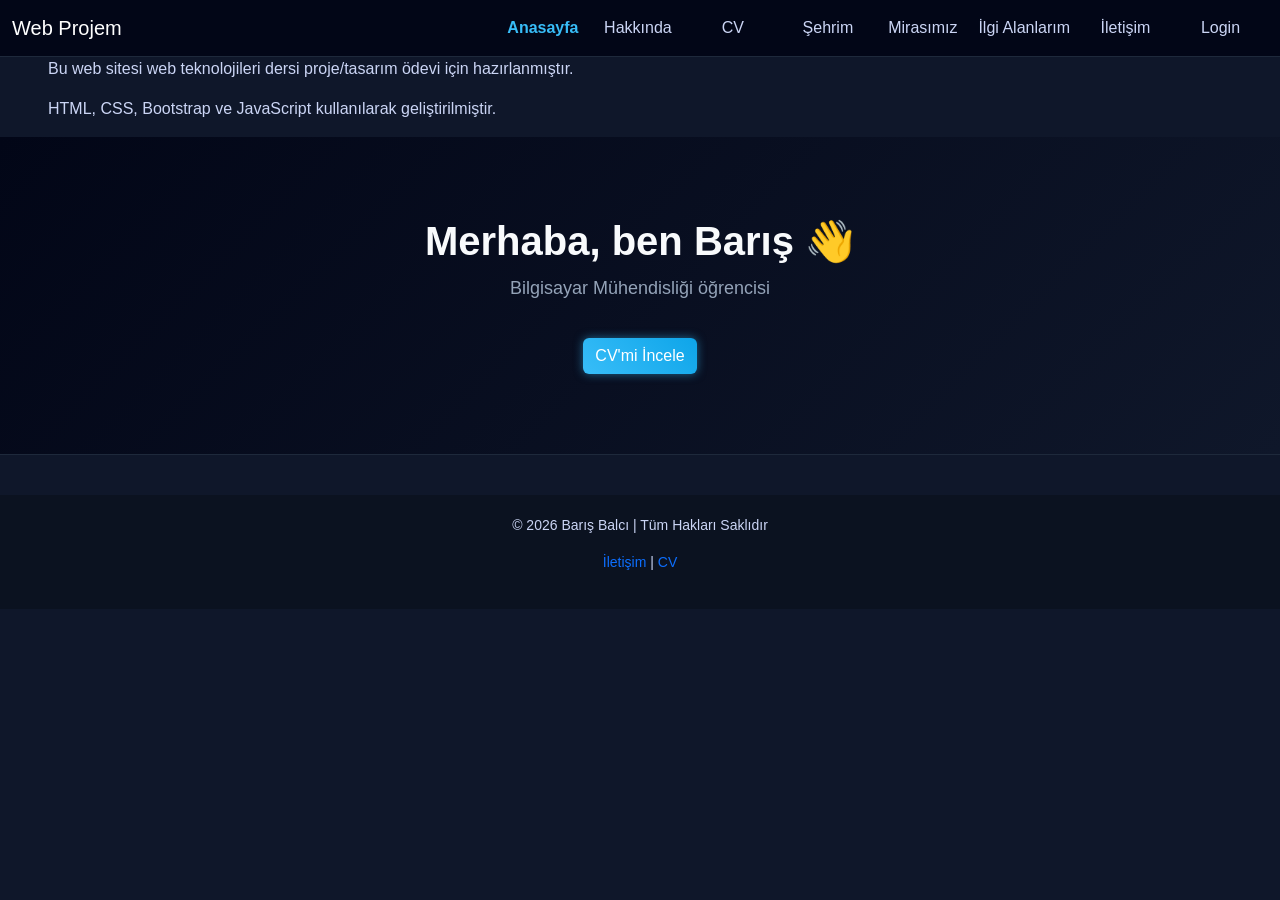
<file: index.html>
<!DOCTYPE html>
<html lang="tr">
<head>
    <meta charset="UTF-8">
    <title>Anasayfa</title>

    <link href="https://cdn.jsdelivr.net/npm/bootstrap@5.3.3/dist/css/bootstrap.min.css" rel="stylesheet">
    <link rel="stylesheet" href="css/style.css">
</head>

<body>

<!-- NAVBAR -->
<nav class="navbar navbar-expand-lg navbar-dark bg-dark">
  <div class="container-fluid">

    <a class="navbar-brand" href="index.html">Web Projem</a>

    <button class="navbar-toggler" type="button" data-bs-toggle="collapse" data-bs-target="#menu">
      <span class="navbar-toggler-icon"></span>
    </button>

    <div class="collapse navbar-collapse" id="menu">

      <ul class="navbar-nav ms-auto">

        <li class="nav-item"><a class="nav-link active" href="index.html">Anasayfa</a></li>
        <li class="nav-item"><a class="nav-link" href="hakkinda.html">Hakkında</a></li>
        <li class="nav-item"><a class="nav-link" href="cv.html">CV</a></li>
        <li class="nav-item"><a class="nav-link" href="sehrim.html">Şehrim</a></li>
        <li class="nav-item"><a class="nav-link" href="mirasimiz.html">Mirasımız</a></li>
        <li class="nav-item"><a class="nav-link" href="ilgi.html">İlgi Alanlarım</a></li>
        <li class="nav-item"><a class="nav-link" href="iletisim.html">İletişim</a></li>
        <li class="nav-item"><a class="nav-link" href="login.html">Login</a></li>

      </ul>

    </div>
  </div>
</nav>

<!-- CONTENT -->
<div class="container-fluid px-5">
  
    <div class="hero-card">

        <p>
            Bu web sitesi web teknolojileri dersi proje/tasarım ödevi için hazırlanmıştır.
        </p>

        <p>
            HTML, CSS, Bootstrap ve JavaScript kullanılarak geliştirilmiştir.
        </p>

    </div>

</div>

<div class="hero">
    <h1>Merhaba, ben Barış 👋</h1>
    <p>Bilgisayar Mühendisliği öğrencisi</p>
    <a href="cv.html" class="btn btn-primary">CV'mi İncele</a>
</div>

<!-- FOOTER -->
<footer class="footer">
    <div class="container">
        <p>© 2026 Barış Balcı | Tüm Hakları Saklıdır</p>
        <p>
            <a href="iletisim.html">İletişim</a> |
            <a href="cv.html">CV</a>
        </p>
    </div>
</footer>

<script src="https://cdn.jsdelivr.net/npm/bootstrap@5.3.3/dist/js/bootstrap.bundle.min.js"></script>

</body>
</html>
</file>
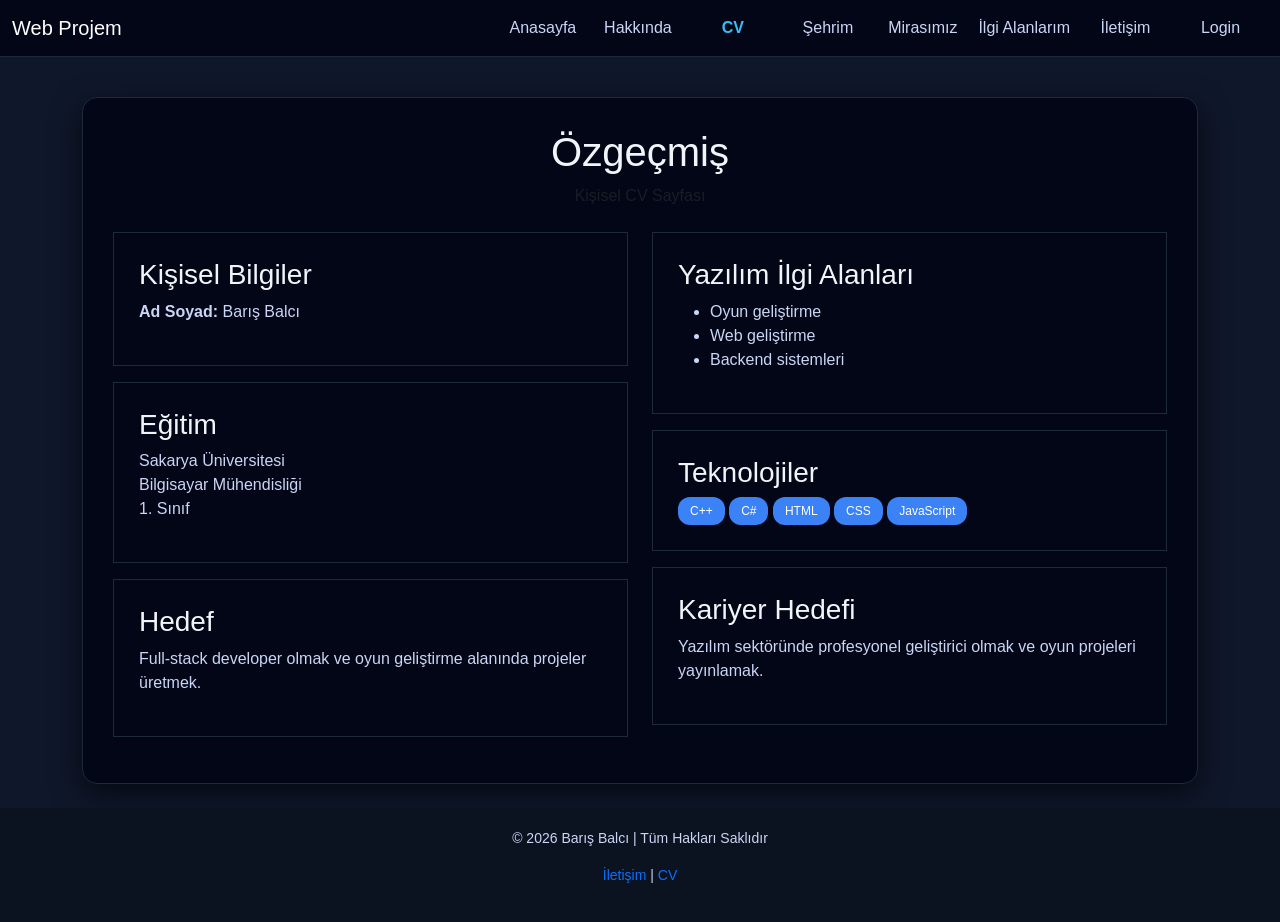
<file: cv.html>
<!DOCTYPE html>
<html lang="tr">

<head>
    <meta charset="UTF-8">
    <title>CV</title>

    <link href="https://cdn.jsdelivr.net/npm/bootstrap@5.3.3/dist/css/bootstrap.min.css" rel="stylesheet">
    <link rel="stylesheet" href="css/style.css">
</head>

<body>

    <!-- NAVBAR -->
    <nav class="navbar navbar-expand-lg navbar-dark bg-dark">
        <div class="container-fluid">

            <a class="navbar-brand" href="index.html">Web Projem</a>

            <button class="navbar-toggler" type="button" data-bs-toggle="collapse" data-bs-target="#menu">
                <span class="navbar-toggler-icon"></span>
            </button>

            <div class="collapse navbar-collapse" id="menu">

                <ul class="navbar-nav ms-auto">

                    <li class="nav-item"><a class="nav-link" href="index.html">Anasayfa</a></li>
                    <li class="nav-item"><a class="nav-link" href="hakkinda.html">Hakkında</a></li>
                    <li class="nav-item"><a class="nav-link active" href="cv.html">CV</a></li>
                    <li class="nav-item"><a class="nav-link" href="sehrim.html">Şehrim</a></li>
                    <li class="nav-item"><a class="nav-link" href="mirasimiz.html">Mirasımız</a></li>
                    <li class="nav-item"><a class="nav-link" href="ilgi.html">İlgi Alanlarım</a></li>
                    <li class="nav-item"><a class="nav-link" href="iletisim.html">İletişim</a></li>
                    <li class="nav-item"><a class="nav-link" href="login.html">Login</a></li>

                </ul>

            </div>
        </div>
    </nav>

    <main class="container">

        <!-- ANA CV ALANI -->
        <section class="cv-box">

            <!-- HEADER -->
            <header class="text-center mb-4">
                <h1>Özgeçmiş</h1>
                <p class="text-muted">Kişisel CV Sayfası</p>
            </header>

            <div class="row">

                <!-- SOL KOLON -->
                <div class="col-md-6">

                    <section class="info-card mb-3">
                        <h3>Kişisel Bilgiler</h3>
                        <article>
                            <p><strong>Ad Soyad:</strong> Barış Balcı</p>
                        </article>
                    </section>

                    <section class="info-card mb-3">
                        <h3>Eğitim</h3>
                        <article>
                            <p>
                                Sakarya Üniversitesi<br>
                                Bilgisayar Mühendisliği<br>
                                1. Sınıf
                            </p>
                        </article>
                    </section>

                    <section class="info-card mb-3">
                        <h3>Hedef</h3>
                        <article>
                            <p>Full-stack developer olmak ve oyun geliştirme alanında projeler üretmek.</p>
                        </article>
                    </section>

                </div>

                <!-- SAĞ KOLON -->
                <div class="col-md-6">

                    <section class="info-card mb-3">
                        <h3>Yazılım İlgi Alanları</h3>
                        <article>
                            <ul>
                                <li>Oyun geliştirme</li>
                                <li>Web geliştirme</li>
                                <li>Backend sistemleri</li>
                            </ul>
                        </article>
                    </section>

                    <section class="info-card mb-3">
                        <h3>Teknolojiler</h3>
                        <article>
                            <span class="badge-custom">C++</span>
                            <span class="badge-custom">C#</span>
                            <span class="badge-custom">HTML</span>
                            <span class="badge-custom">CSS</span>
                            <span class="badge-custom">JavaScript</span>
                        </article>
                    </section>

                    <section class="info-card mb-3">
                        <h3>Kariyer Hedefi</h3>
                        <article>
                            <p>Yazılım sektöründe profesyonel geliştirici olmak ve oyun projeleri yayınlamak.</p>
                        </article>
                    </section>

                </div>

            </div>

        </section>

    </main>

    <!-- FOOTER -->
    <footer class="footer mt-4">
        <div class="container text-center">
            <p>© 2026 Barış Balcı | Tüm Hakları Saklıdır</p>
            <p>
                <a href="iletisim.html">İletişim</a> |
                <a href="cv.html">CV</a>
            </p>
        </div>
    </footer>

    <script src="https://cdn.jsdelivr.net/npm/bootstrap@5.3.3/dist/js/bootstrap.bundle.min.js"></script>

</body>

</html>
</file>
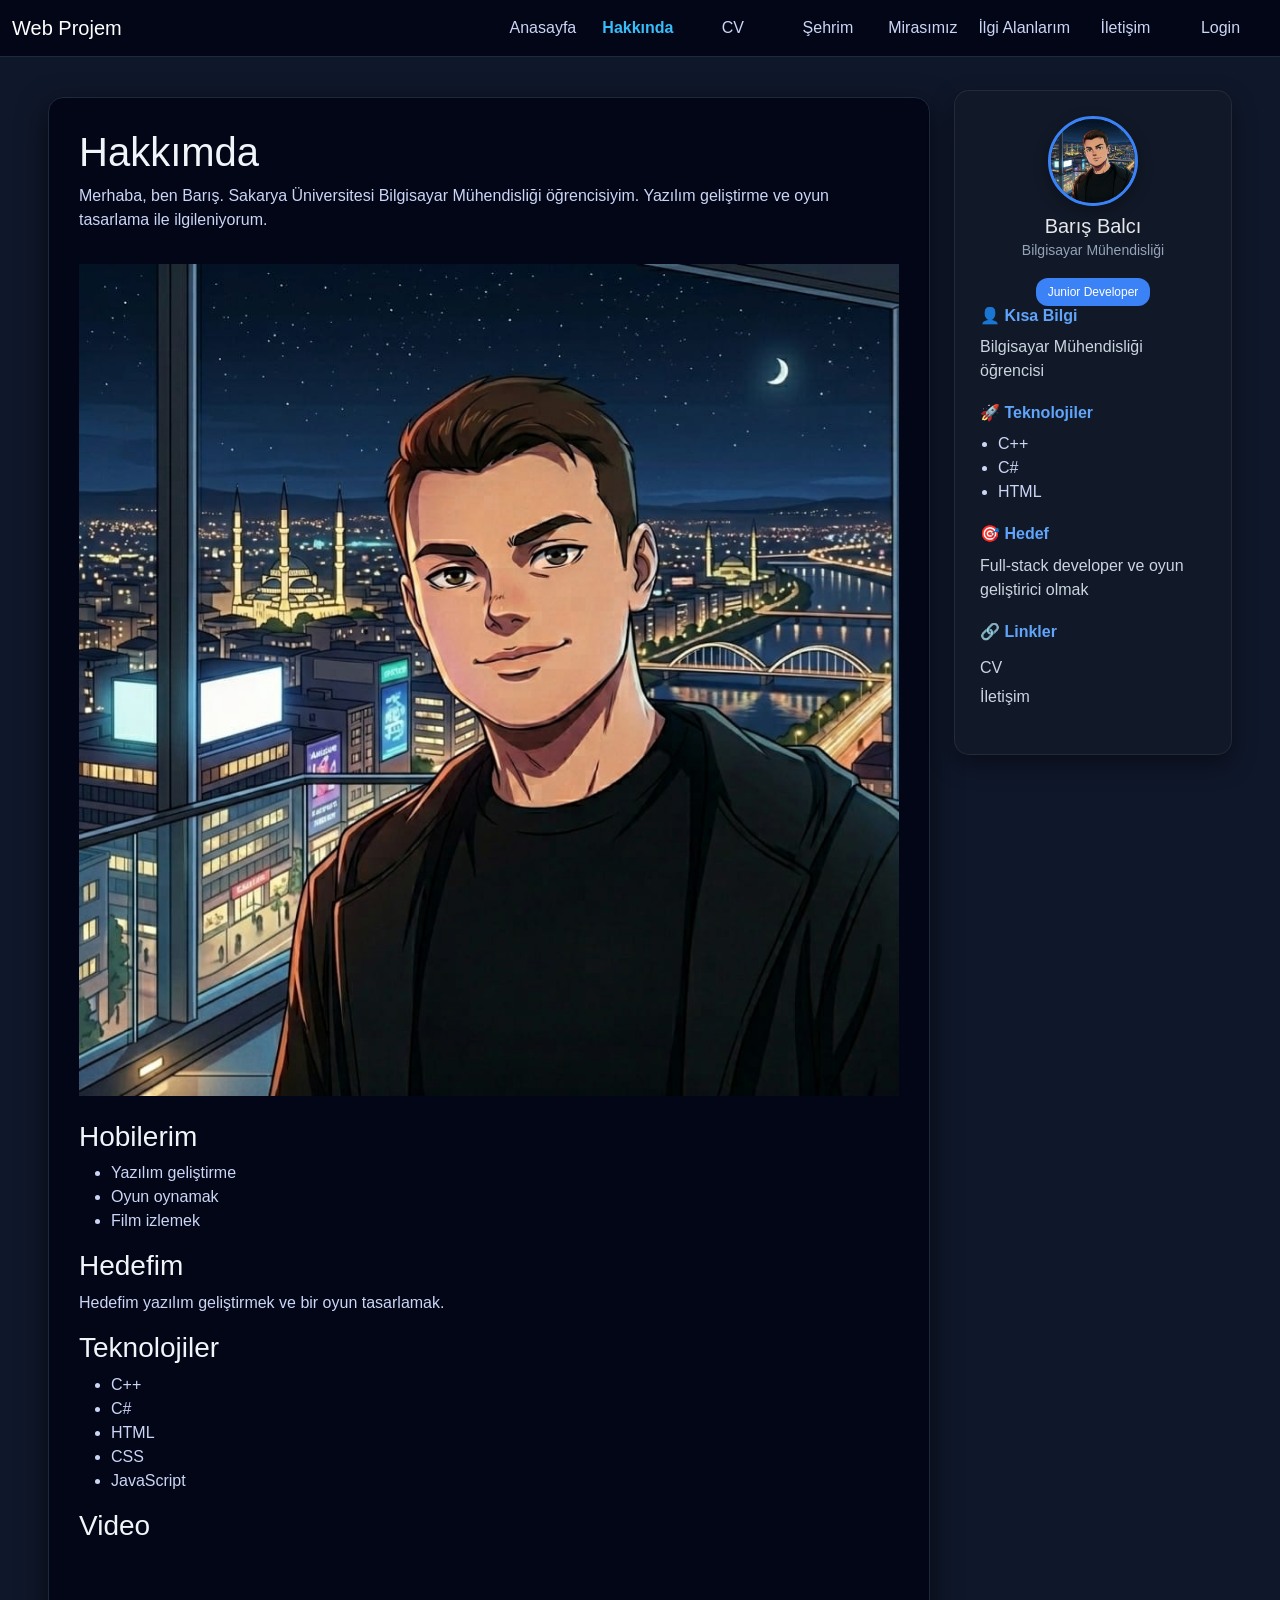
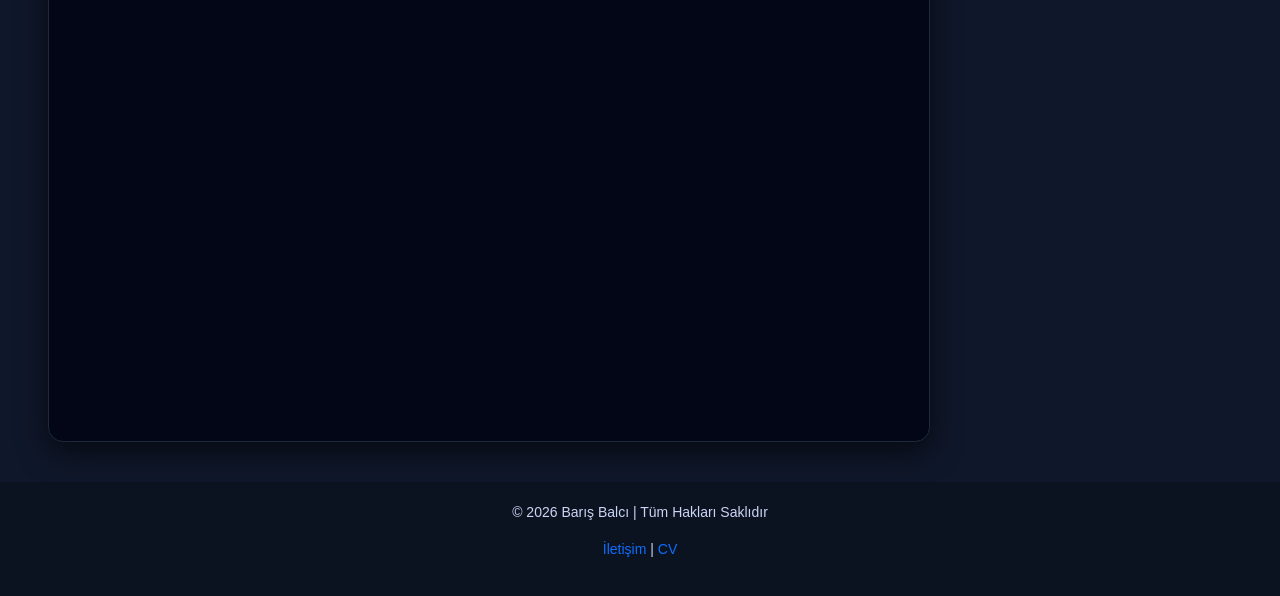
<file: hakkinda.html>
<!DOCTYPE html>
<html lang="tr">

<head>
  <meta charset="UTF-8">
  <title>Hakkında</title>

  <link href="https://cdn.jsdelivr.net/npm/bootstrap@5.3.3/dist/css/bootstrap.min.css" rel="stylesheet">
  <link rel="stylesheet" href="css/style.css">
</head>

<body>

  <!-- NAVBAR -->
  <nav class="navbar navbar-expand-lg navbar-dark bg-dark">
    <div class="container-fluid">

      <a class="navbar-brand" href="index.html">Web Projem</a>

      <button class="navbar-toggler" type="button" data-bs-toggle="collapse" data-bs-target="#menu">
        <span class="navbar-toggler-icon"></span>
      </button>

      <div class="collapse navbar-collapse" id="menu">

        <ul class="navbar-nav ms-auto">

          <li class="nav-item"><a class="nav-link" href="index.html">Anasayfa</a></li>
          <li class="nav-item"><a class="nav-link active" href="hakkinda.html">Hakkında</a></li>
          <li class="nav-item"><a class="nav-link" href="cv.html">CV</a></li>
          <li class="nav-item"><a class="nav-link" href="sehrim.html">Şehrim</a></li>
          <li class="nav-item"><a class="nav-link" href="mirasimiz.html">Mirasımız</a></li>
          <li class="nav-item"><a class="nav-link" href="ilgi.html">İlgi Alanlarım</a></li>
          <li class="nav-item"><a class="nav-link" href="iletisim.html">İletişim</a></li>
          <li class="nav-item"><a class="nav-link" href="login.html">Login</a></li>

        </ul>

      </div>
    </div>
  </nav>

  <!-- CONTENT -->
  <div class="container-fluid px-5">
    <div class="row">

      <!-- SOL (ANA İÇERİK) -->
      <div class="col-lg-9">
        <div class="box">

          <h1>Hakkımda</h1>

          <p>
            Merhaba, ben Barış. Sakarya Üniversitesi Bilgisayar Mühendisliği öğrencisiyim.
            Yazılım geliştirme ve oyun tasarlama ile ilgileniyorum.
          </p>

          <img src="images/ben.jpeg" class="img-fluid mt-3" alt="Ben">

          <h3 class="mt-4">Hobilerim</h3>
          <ul>
            <li>Yazılım geliştirme</li>
            <li>Oyun oynamak</li>
            <li>Film izlemek</li>
          </ul>

          <h3>Hedefim</h3>
          <p>Hedefim yazılım geliştirmek ve bir oyun tasarlamak.</p>

          <h3>Teknolojiler</h3>
          <ul>
            <li>C++</li>
            <li>C#</li>
            <li>HTML</li>
            <li>CSS</li>
            <li>JavaScript</li>
          </ul>

          <h3>Video</h3>

          <div class="ratio ratio-16x9">
            <iframe src="https://www.youtube.com/embed/dQw4w9WgXcQ" title="YouTube video" allowfullscreen>
            </iframe>
          </div>

        </div>

      </div>

      <!-- SAĞ PANEL -->
      <div class="col-lg-3">

        <div class="sidebar-card">

          <div class="text-center mb-3">

            <img src="images/ben.jpeg" class="profile-img" alt="Profil">

            <h5 class="mt-2 mb-0">Barış Balcı</h5>
            <small>Bilgisayar Mühendisliği</small>

          </div>

          <div class="text-center mt-2">
            <span class="badge-custom">Junior Developer</span>
          </div>

          <div class="sidebar-section">
            <h5>👤 Kısa Bilgi</h5>
            <p>Bilgisayar Mühendisliği öğrencisi</p>
          </div>

          <div class="sidebar-section">
            <h5>🚀 Teknolojiler</h5>
            <ul>
              <li>C++</li>
              <li>C#</li>
              <li>HTML</li>
            </ul>
          </div>

          <div class="sidebar-section">
            <h5>🎯 Hedef</h5>
            <p>Full-stack developer ve oyun geliştirici olmak</p>
          </div>

          <div class="sidebar-section">
            <h5>🔗 Linkler</h5>
            <a href="cv.html">CV</a><br>
            <a href="iletisim.html">İletişim</a>
          </div>

        </div>

      </div>
    </div>

  </div>
  </div>

  <!-- FOOTER -->
  <footer class="footer">
    <div class="container">
      <p>© 2026 Barış Balcı | Tüm Hakları Saklıdır</p>
      <p>
        <a href="iletisim.html">İletişim</a> |
        <a href="cv.html">CV</a>
      </p>
    </div>
  </footer>

  <script src="https://cdn.jsdelivr.net/npm/bootstrap@5.3.3/dist/js/bootstrap.bundle.min.js"></script>

</body>

</html>
</file>
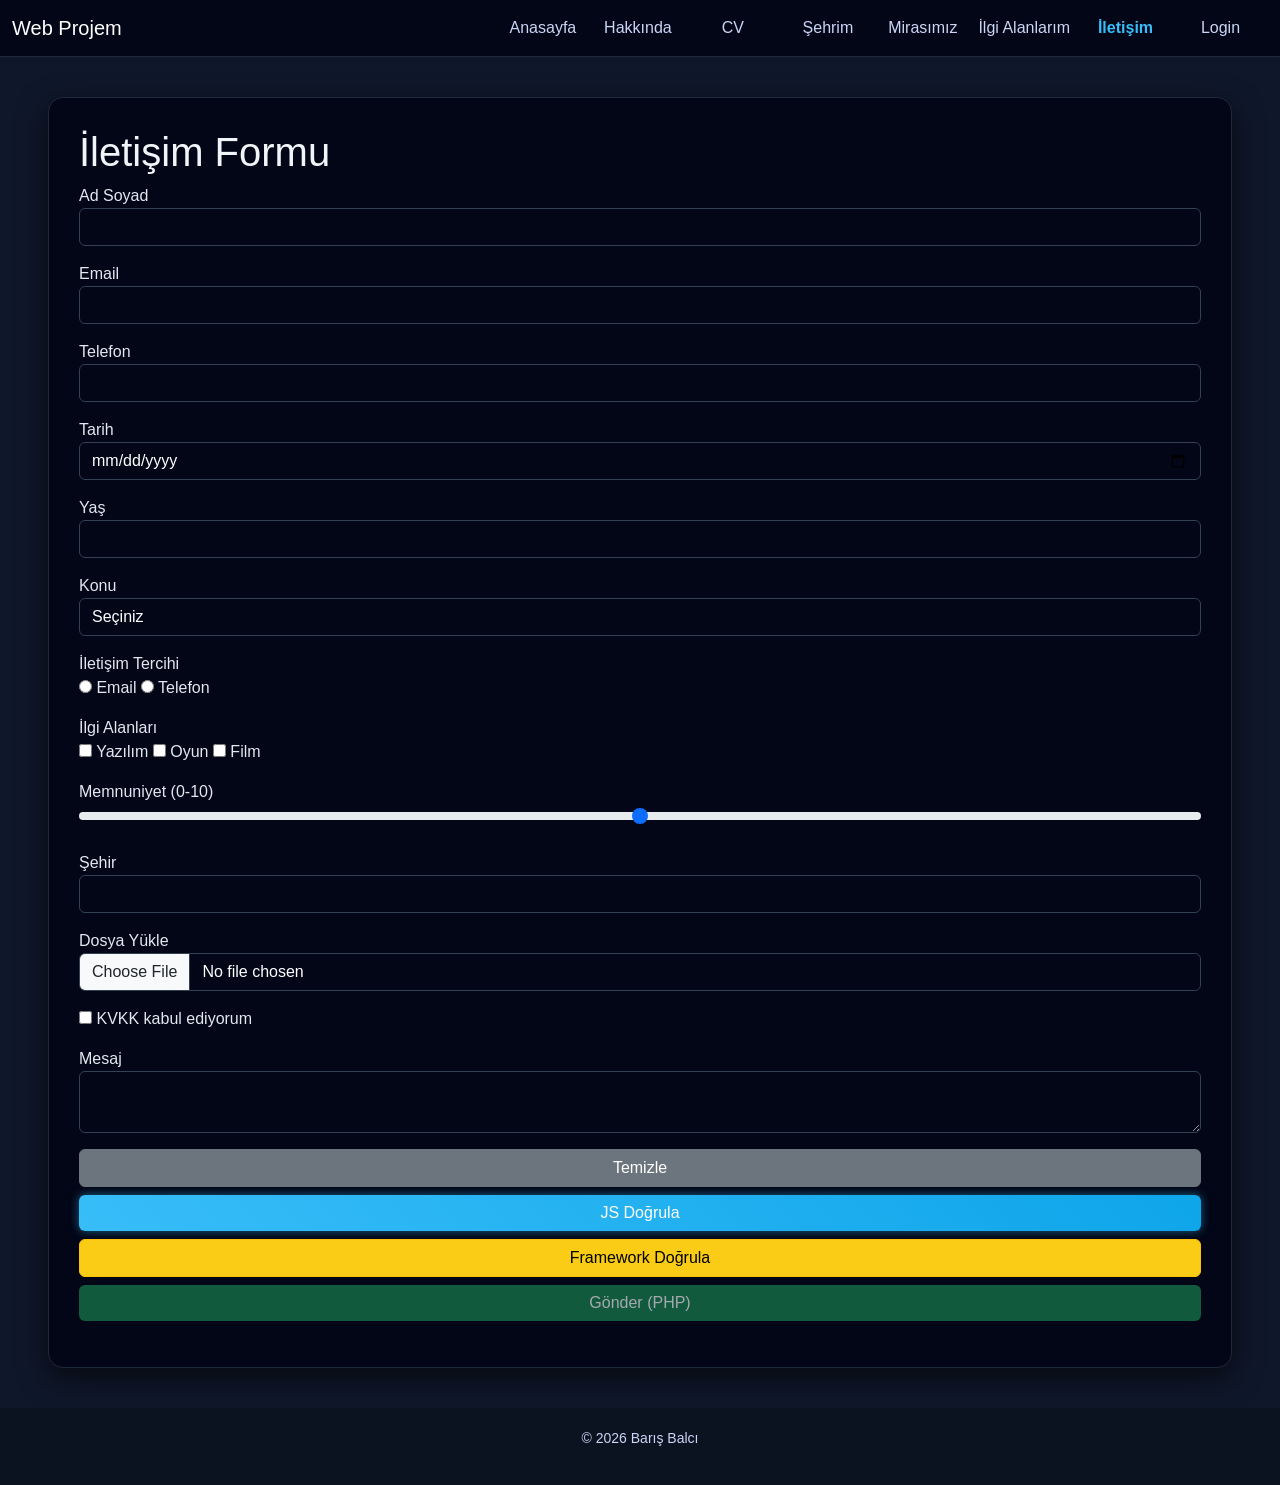
<file: iletisim.html>
<!DOCTYPE html>
<html lang="tr">
<head>
    <meta charset="UTF-8">
    <title>İletişim</title>

    <link href="https://cdn.jsdelivr.net/npm/bootstrap@5.3.3/dist/css/bootstrap.min.css" rel="stylesheet">
    <link rel="stylesheet" href="css/style.css">
</head>

<body>

<!-- NAVBAR -->
<nav class="navbar navbar-expand-lg navbar-dark bg-dark">
  <div class="container-fluid">

    <a class="navbar-brand" href="index.html">Web Projem</a>

    <button class="navbar-toggler" type="button" data-bs-toggle="collapse" data-bs-target="#menu">
      <span class="navbar-toggler-icon"></span>
    </button>

    <div class="collapse navbar-collapse" id="menu">
      <ul class="navbar-nav ms-auto">
        <li class="nav-item"><a class="nav-link" href="index.html">Anasayfa</a></li>
        <li class="nav-item"><a class="nav-link" href="hakkinda.html">Hakkında</a></li>
        <li class="nav-item"><a class="nav-link" href="cv.html">CV</a></li>
        <li class="nav-item"><a class="nav-link" href="sehrim.html">Şehrim</a></li>
        <li class="nav-item"><a class="nav-link" href="mirasimiz.html">Mirasımız</a></li>
        <li class="nav-item"><a class="nav-link" href="ilgi.html">İlgi Alanlarım</a></li>
        <li class="nav-item"><a class="nav-link active" href="iletisim.html">İletişim</a></li>
        <li class="nav-item"><a class="nav-link" href="login.html">Login</a></li>
      </ul>
    </div>
  </div>
</nav>

<!-- FORM -->
<div class="container-fluid px-5">
<div class="box">

<h1>İletişim Formu</h1>

<form action="iletisim.php" method="POST" id="contactForm">

    <!-- TEXT -->
    <div class="mb-3">
        <label>Ad Soyad</label>
        <input type="text" class="form-control" id="name" name="name" oninput="resetValidation()">
    </div>

    <!-- EMAIL -->
    <div class="mb-3">
        <label>Email</label>
        <input type="text" class="form-control" id="email" name="email" oninput="resetValidation()">
    </div>

    <!-- TELEFON -->
    <div class="mb-3">
        <label>Telefon</label>
        <input type="text" class="form-control" id="phone" name="phone" oninput="resetValidation()">
    </div>

    <!-- DATE -->
    <div class="mb-3">
        <label>Tarih</label>
        <input type="date" class="form-control" id="date" name="date" onchange="resetValidation()">
    </div>

    <!-- NUMBER -->
    <div class="mb-3">
        <label>Yaş</label>
        <input type="number" class="form-control" id="age" name="age" min="0" max="120" oninput="resetValidation()">
    </div>

    <!-- SELECT -->
    <div class="mb-3">
        <label>Konu</label>
        <select class="form-control" name="subject" id="subject" onchange="resetValidation()">
            <option value="">Seçiniz</option>
            <option>Genel</option>
            <option>Destek</option>
            <option>İş</option>
        </select>
    </div>

    <!-- RADIO -->
    <div class="mb-3">
        <label>İletişim Tercihi</label><br>
        <input type="radio" name="contactType" value="email" onchange="resetValidation()"> Email
        <input type="radio" name="contactType" value="telefon" onchange="resetValidation()"> Telefon
    </div>

    <!-- CHECKBOX GROUP -->
    <div class="mb-3">
        <label>İlgi Alanları</label><br>
        <input type="checkbox" name="interest[]" value="yazilim"> Yazılım
        <input type="checkbox" name="interest[]" value="oyun"> Oyun
        <input type="checkbox" name="interest[]" value="film"> Film
    </div>

    <!-- RANGE -->
    <div class="mb-3">
        <label>Memnuniyet (0-10)</label>
        <input type="range" class="form-range" min="0" max="10" id="range" name="range" onchange="resetValidation()">
    </div>

    <!-- DATALIST -->
    <div class="mb-3">
        <label>Şehir</label>
        <input list="cities" class="form-control" name="city" oninput="resetValidation()">
        <datalist id="cities">
            <option value="Sakarya">
            <option value="İstanbul">
            <option value="Ankara">
        </datalist>
    </div>

    <!-- FILE -->
    <div class="mb-3">
        <label>Dosya Yükle</label>
        <input type="file" class="form-control" name="file" onchange="resetValidation()">
    </div>

    <!-- KVKK -->
    <div class="mb-3">
        <input type="checkbox" id="agree" name="agree" onchange="resetValidation()">
        <label>KVKK kabul ediyorum</label>
    </div>

    <!-- MESAJ -->
    <div class="mb-3">
        <label>Mesaj</label>
        <textarea class="form-control" id="message" name="message" oninput="resetValidation()"></textarea>
    </div>

    <!-- BUTONLAR -->
     <button type="button" class="btn btn-secondary w-100 mb-2" onclick="clearForm()">
        Temizle
    </button>

    <button type="button" class="btn btn-primary w-100 mb-2" onclick="validateNative()">
        JS Doğrula
    </button>

    <button type="button" class="btn btn-warning w-100" onclick="validateVueLike()">
        Framework Doğrula
    </button>

    <button type="submit" id="submitBtn" class="btn btn-success w-100 mt-2" disabled>
        Gönder (PHP)
    </button>

    <p id="result" class="mt-3"></p>

</form>

</div>
</div>

<script>

let nativeOK = false;
let frameworkOK = false;

function resetValidation() {
    nativeOK = false;
    frameworkOK = false;
    document.getElementById("submitBtn").disabled = true;
}

// =======================
// Native JS
// =======================
function validateNative() {

    let name = document.getElementById("name").value.trim();
    let email = document.getElementById("email").value.trim();
    let phone = document.getElementById("phone").value.trim();
    let message = document.getElementById("message").value.trim();
    let subject = document.getElementById("subject").value;
    let age = document.getElementById("age").value;
    let date = document.getElementById("date").value;

    let agree = document.getElementById("agree").checked;
    let contactType = document.querySelector('input[name="contactType"]:checked');

    let result = document.getElementById("result");

    // BOŞ KONTROL
    if(!name || !email || !phone || !message || !subject || age === "" || !date) {
        nativeOK = false;
        result.innerHTML = "❌ Tüm alanları doldur!";
        result.style.color = "red";
        return;
    }

    // YAŞ KONTROL
    if(age < 0 || age > 120) {
        nativeOK = false;
        result.innerHTML = "❌ Yaş 0-120 arasında olmalı!";
        return;
    }

    // EMAIL
    if(!/^[^\s@]+@[^\s@]+\.[^\s@]+$/.test(email)) {
        nativeOK = false;
        result.innerHTML = "❌ Email hatalı!";
        return;
    }

    // TELEFON (11 hane + 05 ile başlasın)
    if(!/^05[0-9]{9}$/.test(phone)) {
        nativeOK = false;
        result.innerHTML = "❌ Telefon 05 ile başlamalı ve 11 haneli olmalı!";
        return;
    }

    // KVKK + RADIO
    if(!agree || !contactType) {
        nativeOK = false;
        result.innerHTML = "❌ Eksik seçim!";
        return;
    }

    nativeOK = true;
    result.innerHTML = "✅ Native JS OK";
    result.style.color = "green";

    checkSubmit();
}

// =======================
// Framework
// =======================
function validateVueLike() {

    let age = document.getElementById("age").value;
    let date = document.getElementById("date").value;

    const form = {
        name: document.getElementById("name").value.trim(),
        email: document.getElementById("email").value.trim(),
        phone: document.getElementById("phone").value.trim(),
        message: document.getElementById("message").value.trim(),
        subject: document.getElementById("subject").value,
        agree: document.getElementById("agree").checked
    };

    let contactType = document.querySelector('input[name="contactType"]:checked');
    let result = document.getElementById("result");

    if(Object.values(form).includes("") || !form.agree || !contactType || age === "" || !date) {
        frameworkOK = false;
        result.innerHTML = "❌ Framework hata";
        result.style.color = "red";
        return;
    }

    // YAŞ
    if(age < 0 || age > 120) {
        frameworkOK = false;
        result.innerHTML = "❌ Yaş geçersiz!";
        return;
    }

    frameworkOK = true;
    result.innerHTML = "✅ Framework OK";
    result.style.color = "green";

    checkSubmit();
}

// =======================
// SUBMIT AKTİF
// =======================
function checkSubmit() {
    document.getElementById("submitBtn").disabled = !(nativeOK && frameworkOK);
}

function clearForm() {

    // formu sıfırla
    document.getElementById("contactForm").reset();

    // validation durumlarını sıfırla
    nativeOK = false;
    frameworkOK = false;

    // submit pasif
    document.getElementById("submitBtn").disabled = true;

    // mesaj temizle
    document.getElementById("result").innerHTML = "";
}

</script>

<footer class="footer">
    <div class="container text-center">
        <p>© 2026 Barış Balcı</p>
    </div>
</footer>

</body>
</html>
</file>
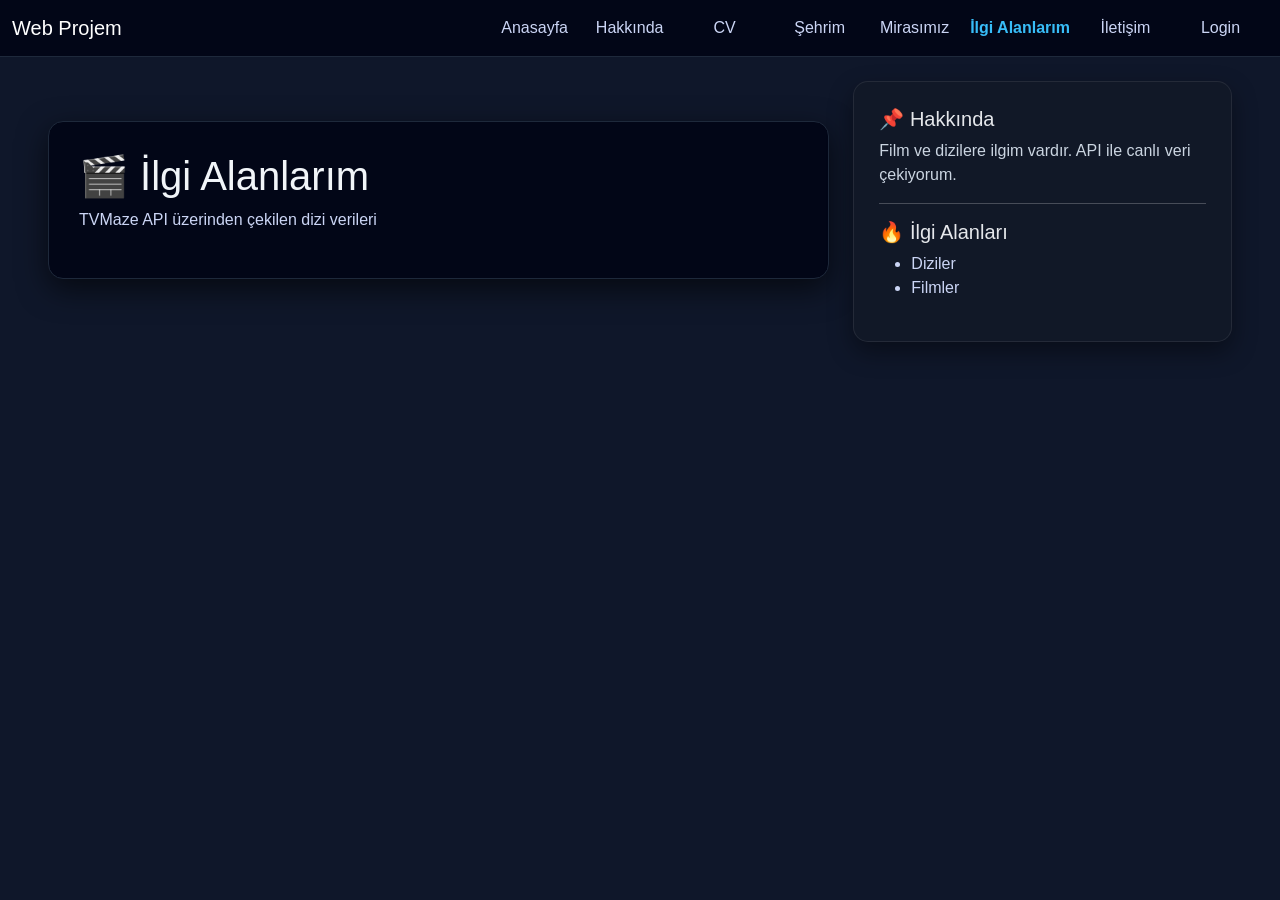
<file: ilgi.html>
<!DOCTYPE html>
<html lang="tr">
<head>
    <meta charset="UTF-8">
    <title>İlgi Alanlarım</title>

    <link href="https://cdn.jsdelivr.net/npm/bootstrap@5.3.3/dist/css/bootstrap.min.css" rel="stylesheet">
    <link rel="stylesheet" href="css/style.css">
</head>

<body>

<!-- NAVBAR -->
<nav class="navbar navbar-expand-lg navbar-dark bg-dark">
  <div class="container-fluid">

    <a class="navbar-brand" href="index.html">Web Projem</a>

    <button class="navbar-toggler" type="button" data-bs-toggle="collapse" data-bs-target="#menu">
      <span class="navbar-toggler-icon"></span>
    </button>

    <div class="collapse navbar-collapse" id="menu">

      <ul class="navbar-nav ms-auto">

        <li class="nav-item"><a class="nav-link" href="index.html">Anasayfa</a></li>
        <li class="nav-item"><a class="nav-link" href="hakkinda.html">Hakkında</a></li>
        <li class="nav-item"><a class="nav-link" href="cv.html">CV</a></li>
        <li class="nav-item"><a class="nav-link" href="sehrim.html">Şehrim</a></li>
        <li class="nav-item"><a class="nav-link" href="mirasimiz.html">Mirasımız</a></li>
        <li class="nav-item"><a class="nav-link active" href="ilgi.html">İlgi Alanlarım</a></li>
        <li class="nav-item"><a class="nav-link" href="iletisim.html">İletişim</a></li>
        <li class="nav-item"><a class="nav-link" href="login.html">Login</a></li>

      </ul>

    </div>
  </div>
</nav>

<!-- CONTENT -->
<main class="container-fluid px-5">

    <div class="row mt-4">

        <!-- SOL TARAF -->
        <div class="col-lg-8">

            <section class="box">

                <header>
                    <h1>🎬 İlgi Alanlarım</h1>
                    <p>TVMaze API üzerinden çekilen dizi verileri</p>
                </header>

                <!-- GRID -->
                <div class="row" id="showList"></div>

            </section>

        </div>

        <!-- SAĞ PANEL -->
        <div class="col-lg-4">

            <aside class="sidebar-card">

                <h5>📌 Hakkında</h5>
                <p>Film ve dizilere ilgim vardır. API ile canlı veri çekiyorum.</p>

                <hr>

                <h5>🔥 İlgi Alanları</h5>
                <ul>
                    <li>Diziler</li>
                    <li>Filmler</li>
                </ul>

            </aside>

        </div>

    </div>

</main>

<!-- SCRIPT -->
<script>
const apiURL = "https://api.tvmaze.com/shows";

fetch(apiURL)
.then(res => res.json())
.then(data => {

    let output = "";

    data.slice(0, 6).forEach(show => {

        output += `
        <div class="col-md-6 mb-4">

            <div class="card-custom">

                <img src="${show.image ? show.image.medium : ''}" alt="${show.name}">

                <div class="card-body">
                    <h5>${show.name}</h5>
                    <p>${show.genres.join(", ")}</p>
                </div>

            </div>

        </div>
        `;
    });

    document.getElementById("showList").innerHTML = output;
});
</script>

<script src="https://cdn.jsdelivr.net/npm/bootstrap@5.3.3/dist/js/bootstrap.bundle.min.js"></script>

</body>
</html>
</file>
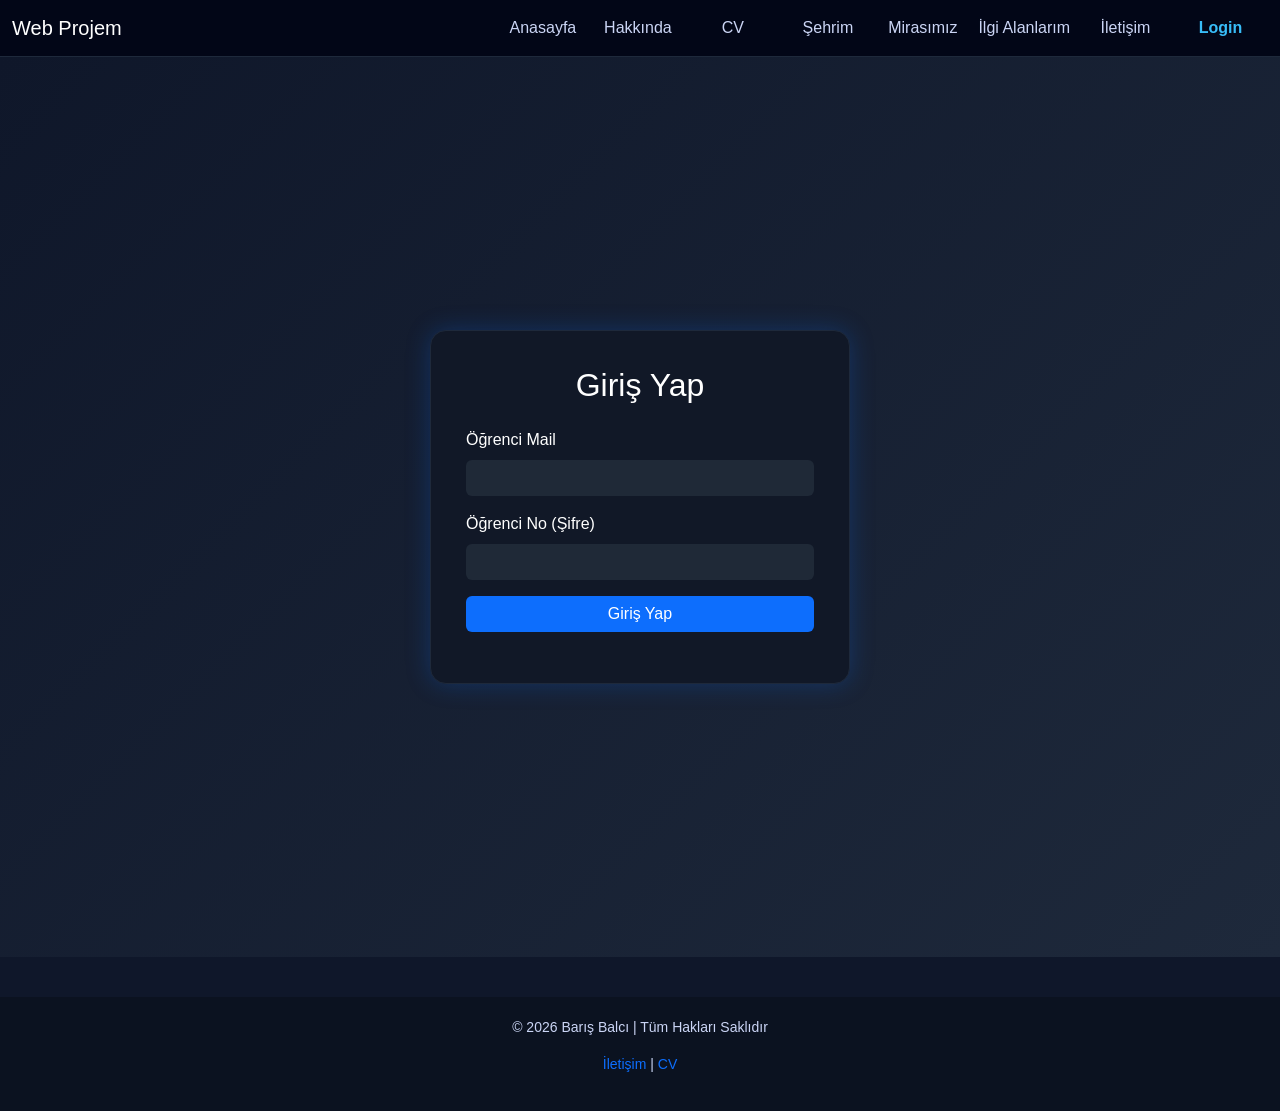
<file: login.html>
<!DOCTYPE html>
<html lang="tr">
<head>
    <meta charset="UTF-8">
    <title>Login</title>

    <link href="https://cdn.jsdelivr.net/npm/bootstrap@5.3.3/dist/css/bootstrap.min.css" rel="stylesheet">
    <link rel="stylesheet" href="css/style.css">
</head>

<body>

<!-- NAVBAR -->
<nav class="navbar navbar-expand-lg navbar-dark bg-dark">
  <div class="container-fluid">

    <a class="navbar-brand" href="index.html">Web Projem</a>

    <button class="navbar-toggler" type="button" data-bs-toggle="collapse" data-bs-target="#menu">
      <span class="navbar-toggler-icon"></span>
    </button>

    <div class="collapse navbar-collapse" id="menu">

      <ul class="navbar-nav ms-auto">

        <li class="nav-item"><a class="nav-link" href="index.html">Anasayfa</a></li>
        <li class="nav-item"><a class="nav-link" href="hakkinda.html">Hakkında</a></li>
        <li class="nav-item"><a class="nav-link" href="cv.html">CV</a></li>
        <li class="nav-item"><a class="nav-link" href="sehrim.html">Şehrim</a></li>
        <li class="nav-item"><a class="nav-link" href="mirasimiz.html">Mirasımız</a></li>
        <li class="nav-item"><a class="nav-link" href="ilgi.html">İlgi Alanlarım</a></li>
        <li class="nav-item"><a class="nav-link" href="iletisim.html">İletişim</a></li>
        <li class="nav-item"><a class="nav-link active" href="login.html">Login</a></li>

      </ul>

    </div>
  </div>
</nav>

<!-- LOGIN FORM -->
<main class="login-page">
    
    <section class="login-box">

        <h2 class="text-center mb-4">Giriş Yap</h2>

        <!-- PHP'ye gönderme -->
        <form action="login.php" method="POST" onsubmit="return validateLogin()">

            <!-- EMAIL -->
            <div class="mb-3">
                <label class="form-label">Öğrenci Mail</label>
                <input type="text" class="form-control" id="email" name="email">
            </div>

            <!-- PASSWORD -->
            <div class="mb-3">
                <label class="form-label">Öğrenci No (Şifre)</label>
                <input type="password" class="form-control" id="password" name="password">
            </div>

            <!-- BUTON -->
            <button type="submit" class="btn btn-success w-100">
                Giriş Yap
            </button>

            <p id="msg" class="mt-3 text-center"></p>

        </form>

    </section>

</main>

<script>
function validateLogin() {

    let email = document.getElementById("email").value.trim();
    let password = document.getElementById("password").value.trim();
    let msg = document.getElementById("msg");

    // boş kontrol
    if(email === "" || password === "") {
        msg.style.color = "red";
        msg.innerHTML = "❌ Tüm alanları doldurun!";
        return false;
    }

    // mail format kontrolü
    if(!email.includes("@") || !email.includes(".edu.tr")) {
        msg.style.color = "red";
        msg.innerHTML = "❌ Geçerli öğrenci maili girin!";
        return false;
    }

    // öğrenci mail format kontrolü
    if(!email.endsWith("@sakarya.edu.tr")) {
        msg.style.color = "red";
        msg.innerHTML = "❌ Mail sakarya uzantılı olmalı!";
        return false;
    }

    return true; // PHP'ye gönder
}

window.onload = function() {

    const params = new URLSearchParams(window.location.search);
    let msg = document.getElementById("msg");

    if(params.get("error")) {
        msg.style.color = "red";
        msg.innerHTML = "❌ Email veya şifre hatalı!";
    }

};

</script>

<!-- FOOTER -->
<footer class="footer">
    <div class="container">
        <p>© 2026 Barış Balcı | Tüm Hakları Saklıdır</p>
        <p>
            <a href="iletisim.html">İletişim</a> |
            <a href="cv.html">CV</a>
        </p>
    </div>
</footer>

<script src="https://cdn.jsdelivr.net/npm/bootstrap@5.3.3/dist/js/bootstrap.bundle.min.js"></script>

</body>
</html>
</file>
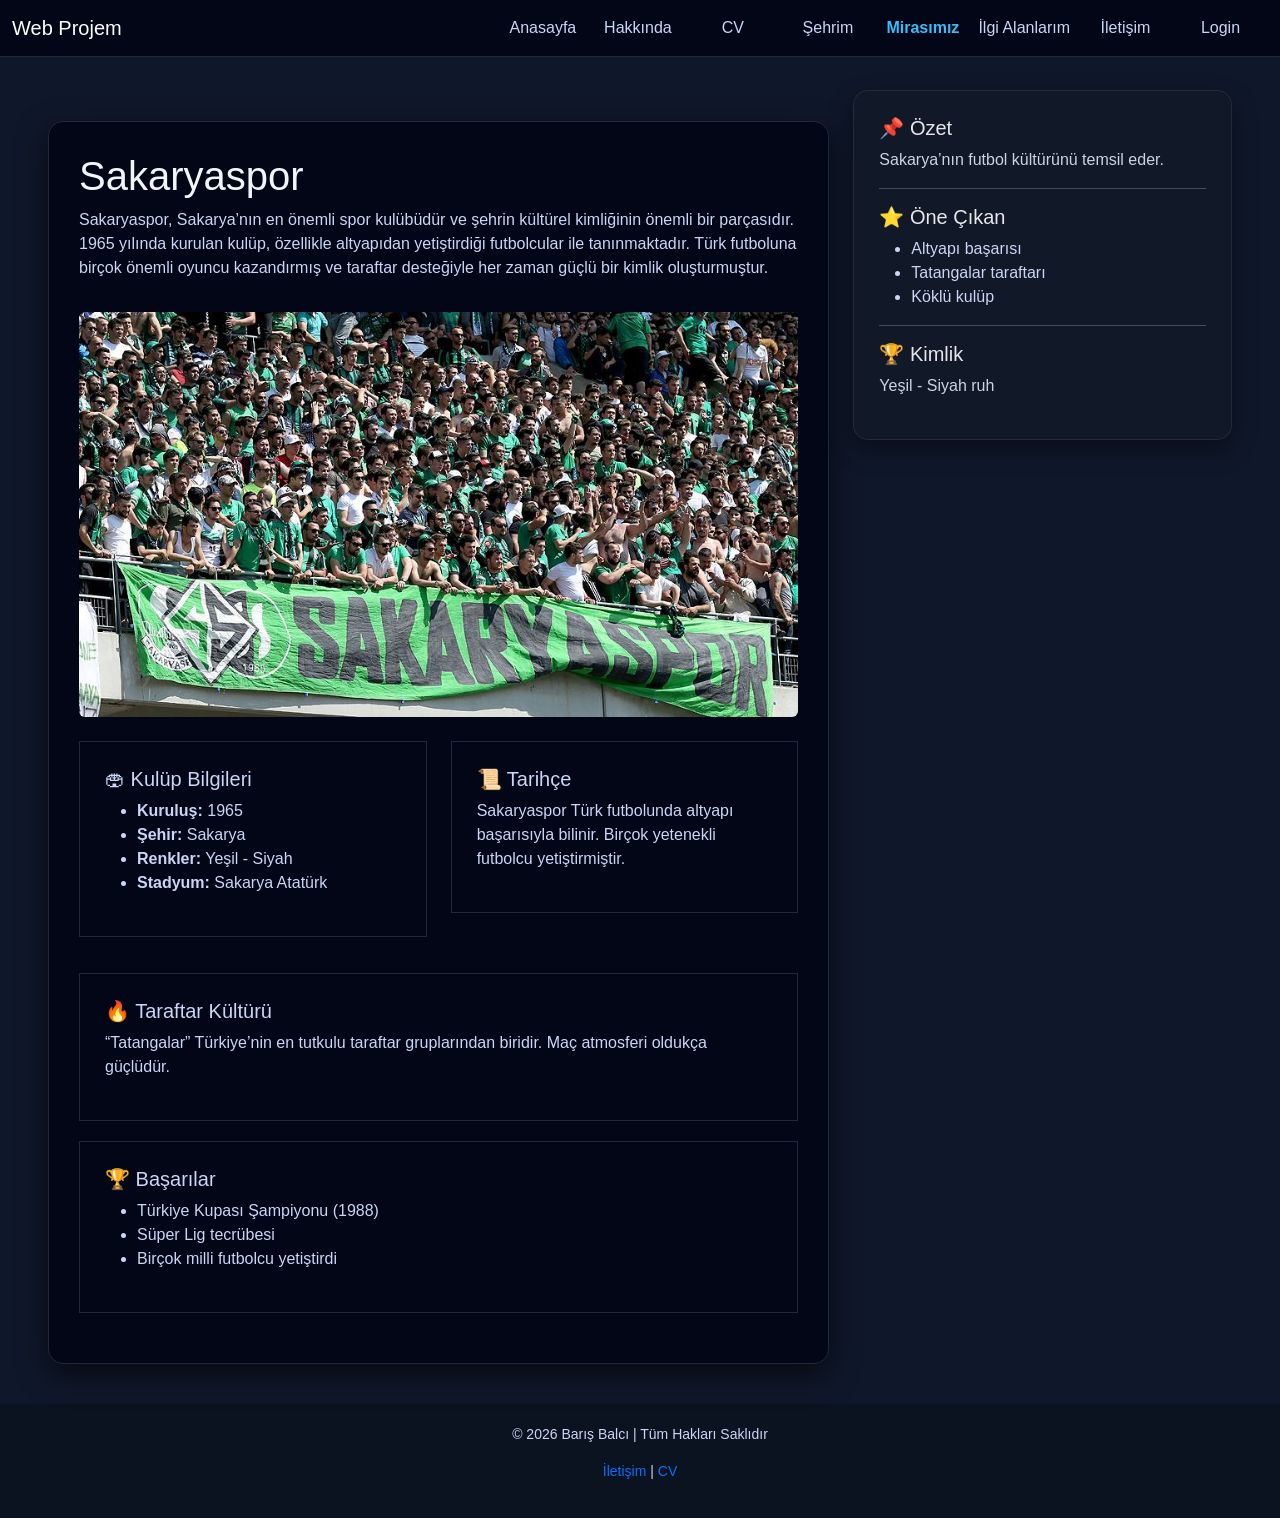
<file: mirasimiz.html>
<!DOCTYPE html>
<html lang="tr">

<head>
    <meta charset="UTF-8">
    <title>Mirasımız - Sakaryaspor</title>

    <link href="https://cdn.jsdelivr.net/npm/bootstrap@5.3.3/dist/css/bootstrap.min.css" rel="stylesheet">
    <link rel="stylesheet" href="css/style.css">
</head>

<body>

    <!-- NAVBAR -->
    <nav class="navbar navbar-expand-lg navbar-dark bg-dark">
        <div class="container-fluid">

            <a class="navbar-brand" href="index.html">Web Projem</a>

            <button class="navbar-toggler" type="button" data-bs-toggle="collapse" data-bs-target="#menu">
                <span class="navbar-toggler-icon"></span>
            </button>

            <div class="collapse navbar-collapse" id="menu">

                <ul class="navbar-nav ms-auto">

                    <li class="nav-item"><a class="nav-link" href="index.html">Anasayfa</a></li>
                    <li class="nav-item"><a class="nav-link" href="hakkinda.html">Hakkında</a></li>
                    <li class="nav-item"><a class="nav-link" href="cv.html">CV</a></li>
                    <li class="nav-item"><a class="nav-link" href="sehrim.html">Şehrim</a></li>
                    <li class="nav-item"><a class="nav-link active" href="mirasimiz.html">Mirasımız</a></li>
                    <li class="nav-item"><a class="nav-link" href="ilgi.html">İlgi Alanlarım</a></li>
                    <li class="nav-item"><a class="nav-link" href="iletisim.html">İletişim</a></li>
                    <li class="nav-item"><a class="nav-link" href="login.html">Login</a></li>

                </ul>

            </div>
        </div>
    </nav>

    <!-- CONTENT -->
    <main class="container-fluid px-5">

        <div class="row mt-4">

            <!-- SOL TARAF -->
            <div class="col-lg-8">

                <section class="box">

                    <header>
                        <h1>Sakaryaspor</h1>
                    </header>

                    <article>
                        <p>
                            Sakaryaspor, Sakarya’nın en önemli spor kulübüdür ve şehrin kültürel kimliğinin önemli bir
                            parçasıdır.
                            1965 yılında kurulan kulüp, özellikle altyapıdan yetiştirdiği futbolcular ile tanınmaktadır.
                            Türk futboluna birçok önemli oyuncu kazandırmış ve taraftar desteğiyle her zaman güçlü bir
                            kimlik oluşturmuştur.
                        </p>
                    </article>

                    <!-- RESİM -->
                    <img src="images/sakaryaspor.jpg" class="img-fluid rounded mt-3" alt="Sakaryaspor">

                    <!-- KUTULAR -->
                    <div class="row mt-4">

                        <div class="col-md-6">
                            <div class="info-card">
                                <h5>🏟 Kulüp Bilgileri</h5>
                                <ul>
                                    <li><strong>Kuruluş:</strong> 1965</li>
                                    <li><strong>Şehir:</strong> Sakarya</li>
                                    <li><strong>Renkler:</strong> Yeşil - Siyah</li>
                                    <li><strong>Stadyum:</strong> Sakarya Atatürk</li>
                                </ul>
                            </div>
                        </div>

                        <div class="col-md-6">
                            <div class="info-card">
                                <h5>📜 Tarihçe</h5>
                                <p>
                                    Sakaryaspor Türk futbolunda altyapı başarısıyla bilinir.
                                    Birçok yetenekli futbolcu yetiştirmiştir.
                                </p>
                            </div>
                        </div>

                    </div>

                    <div class="info-card mt-3">
                        <h5>🔥 Taraftar Kültürü</h5>
                        <p>
                            “Tatangalar” Türkiye’nin en tutkulu taraftar gruplarından biridir.
                            Maç atmosferi oldukça güçlüdür.
                        </p>
                    </div>

                    <div class="info-card mt-3">
                        <h5>🏆 Başarılar</h5>
                        <ul>
                            <li>Türkiye Kupası Şampiyonu (1988)</li>
                            <li>Süper Lig tecrübesi</li>
                            <li>Birçok milli futbolcu yetiştirdi</li>
                        </ul>
                    </div>
                </section>

            </div>

            <!-- SAĞ PANEL -->
            <div class="col-lg-4">

                <aside class="sidebar-card">

                    <h5>📌 Özet</h5>
                    <p>Sakarya’nın futbol kültürünü temsil eder.</p>

                    <hr>

                    <h5>⭐ Öne Çıkan</h5>
                    <ul>
                        <li>Altyapı başarısı</li>
                        <li>Tatangalar taraftarı</li>
                        <li>Köklü kulüp</li>
                    </ul>

                    <hr>

                    <h5>🏆 Kimlik</h5>
                    <p>Yeşil - Siyah ruh</p>

                </aside>

            </div>

        </div>

    </main>

    <!-- FOOTER -->
    <footer class="footer">
        <div class="container">
            <p>© 2026 Barış Balcı | Tüm Hakları Saklıdır</p>
            <p>
                <a href="iletisim.html">İletişim</a> |
                <a href="cv.html">CV</a>
            </p>
        </div>
    </footer>

    <script src="https://cdn.jsdelivr.net/npm/bootstrap@5.3.3/dist/js/bootstrap.bundle.min.js"></script>

</body>

</html>
</file>
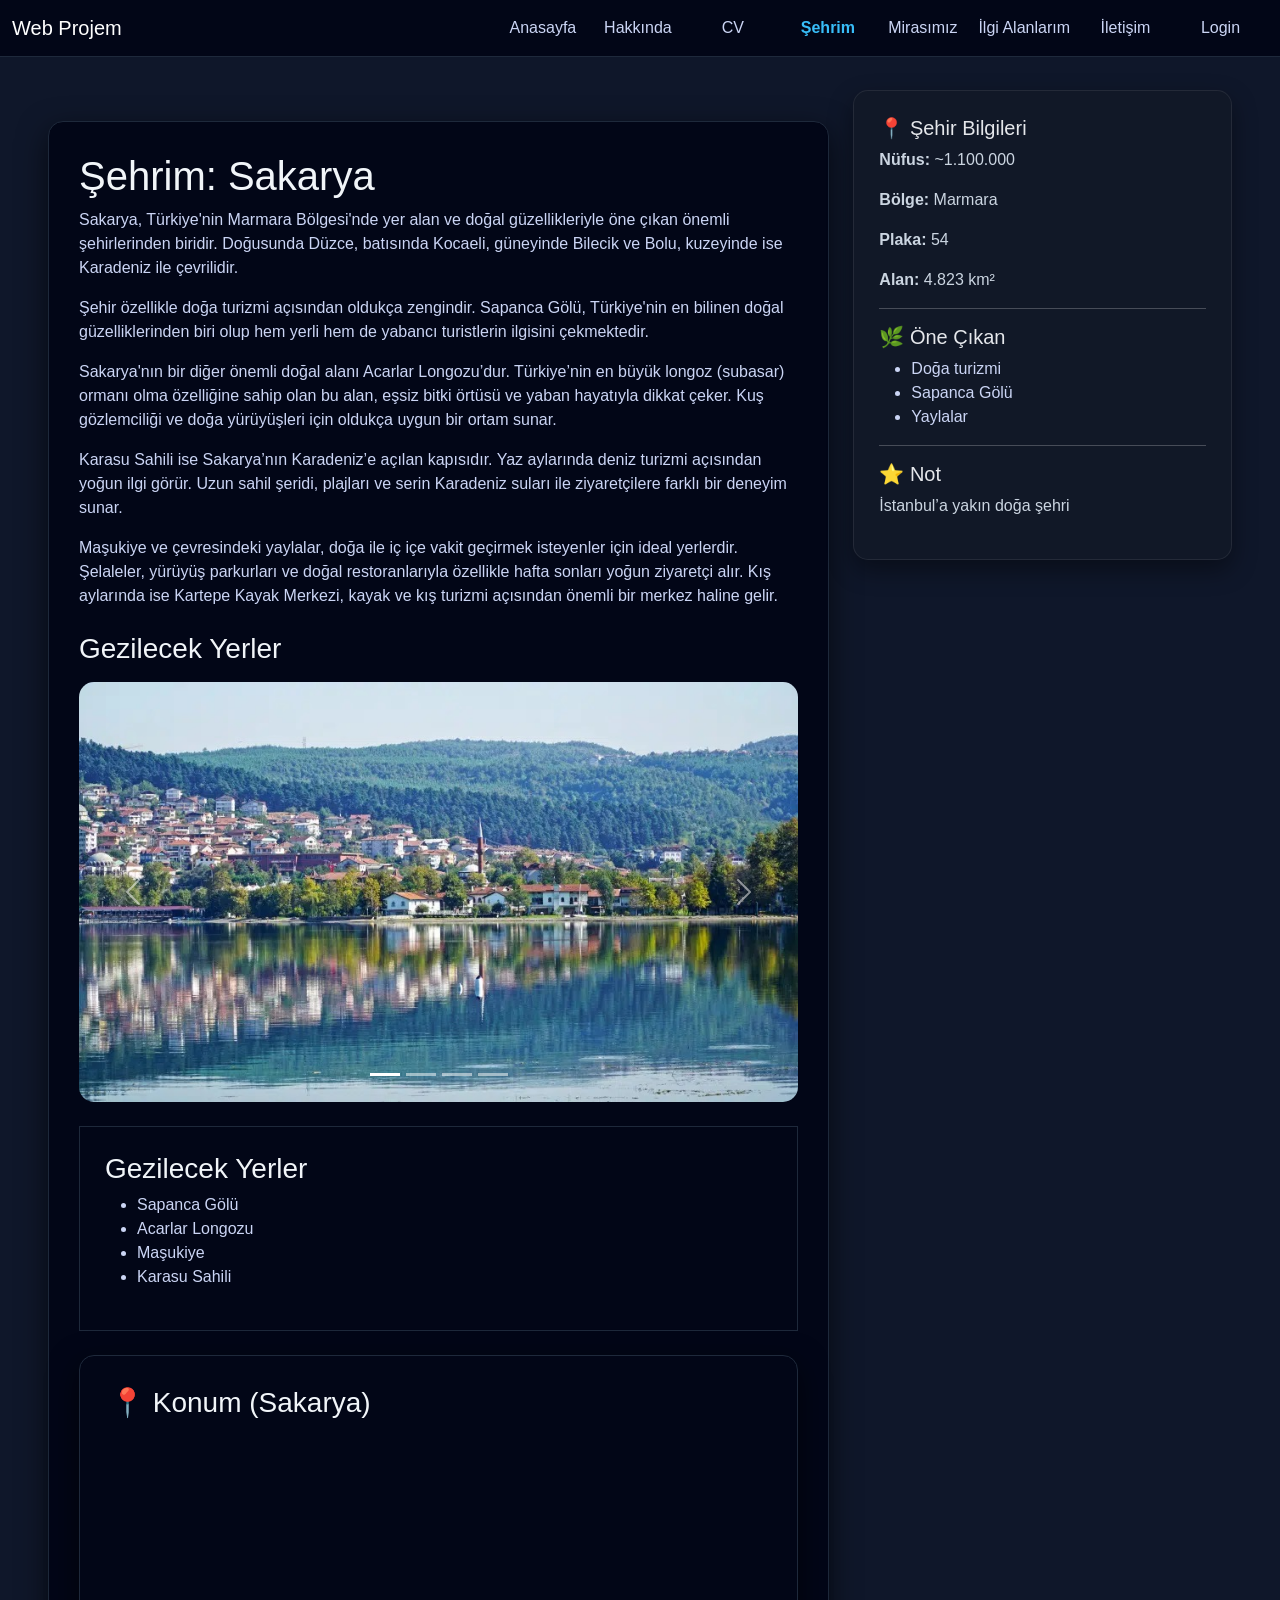
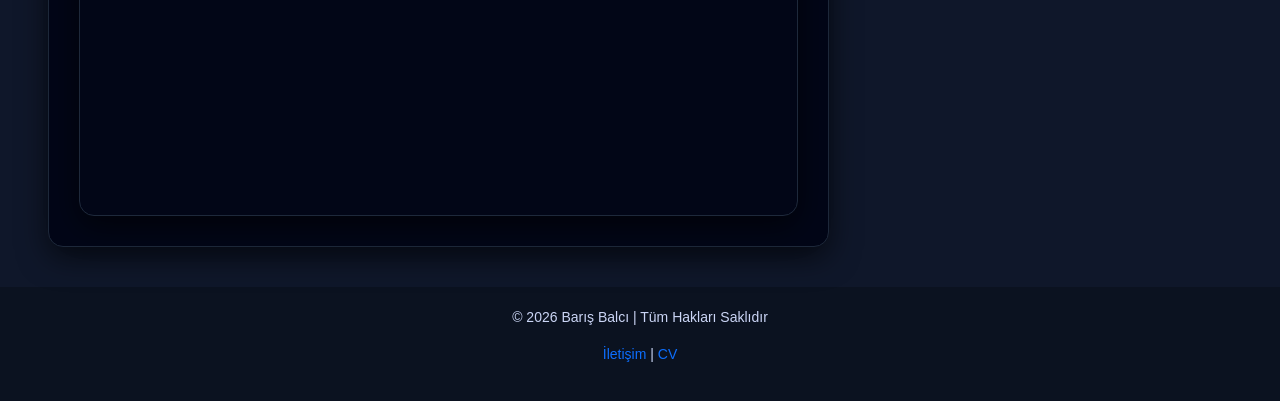
<file: sehrim.html>
<!DOCTYPE html>
<html lang="tr">

<head>
    <meta charset="UTF-8">
    <title>Şehrim</title>

    <link href="https://cdn.jsdelivr.net/npm/bootstrap@5.3.3/dist/css/bootstrap.min.css" rel="stylesheet">
    <link rel="stylesheet" href="css/style.css">
</head>

<body>

    <!-- NAVBAR -->
    <nav class="navbar navbar-expand-lg navbar-dark bg-dark">
        <div class="container-fluid">

            <a class="navbar-brand" href="index.html">Web Projem</a>

            <button class="navbar-toggler" type="button" data-bs-toggle="collapse" data-bs-target="#menu">
                <span class="navbar-toggler-icon"></span>
            </button>

            <div class="collapse navbar-collapse" id="menu">

                <ul class="navbar-nav ms-auto">

                    <li class="nav-item"><a class="nav-link" href="index.html">Anasayfa</a></li>
                    <li class="nav-item"><a class="nav-link" href="hakkinda.html">Hakkında</a></li>
                    <li class="nav-item"><a class="nav-link" href="cv.html">CV</a></li>
                    <li class="nav-item"><a class="nav-link active" href="sehrim.html">Şehrim</a></li>
                    <li class="nav-item"><a class="nav-link" href="mirasimiz.html">Mirasımız</a></li>
                    <li class="nav-item"><a class="nav-link" href="ilgi.html">İlgi Alanlarım</a></li>
                    <li class="nav-item"><a class="nav-link" href="iletisim.html">İletişim</a></li>
                    <li class="nav-item"><a class="nav-link" href="login.html">Login</a></li>

                </ul>

            </div>
        </div>
    </nav>

    <!-- CONTENT -->
    <main class="container-fluid px-5">

        <div class="row mt-4">

            <!-- SOL TARAF -->
            <div class="col-lg-8">

                <section class="box">

                    <header>
                        <h1>Şehrim: Sakarya</h1>
                    </header>

                    <article>
                        <p>
                            Sakarya, Türkiye'nin Marmara Bölgesi'nde yer alan ve doğal güzellikleriyle öne çıkan önemli
                            şehirlerinden biridir.
                            Doğusunda Düzce, batısında Kocaeli, güneyinde Bilecik ve Bolu, kuzeyinde ise Karadeniz ile
                            çevrilidir.
                        </p>

                        <p>
                            Şehir özellikle doğa turizmi açısından oldukça zengindir. Sapanca Gölü, Türkiye'nin en
                            bilinen doğal güzelliklerinden biri olup
                            hem yerli hem de yabancı turistlerin ilgisini çekmektedir.
                        </p>

                        <p>
                            Sakarya'nın bir diğer önemli doğal alanı Acarlar Longozu’dur. Türkiye’nin en büyük longoz
                            (subasar) ormanı olma özelliğine sahip olan bu alan,
                            eşsiz bitki örtüsü ve yaban hayatıyla dikkat çeker. Kuş gözlemciliği ve doğa yürüyüşleri
                            için oldukça uygun bir ortam sunar.
                        </p>

                        <p>
                            Karasu Sahili ise Sakarya’nın Karadeniz’e açılan kapısıdır. Yaz aylarında deniz turizmi
                            açısından yoğun ilgi görür.
                            Uzun sahil şeridi, plajları ve serin Karadeniz suları ile ziyaretçilere farklı bir deneyim
                            sunar.
                        </p>

                        <p>
                            Maşukiye ve çevresindeki yaylalar, doğa ile iç içe vakit geçirmek isteyenler için ideal
                            yerlerdir.
                            Şelaleler, yürüyüş parkurları ve doğal restoranlarıyla özellikle hafta sonları yoğun
                            ziyaretçi alır.
                            Kış aylarında ise Kartepe Kayak Merkezi, kayak ve kış turizmi açısından önemli bir merkez
                            haline gelir.
                        </p>

                    </article>

                    <!-- SLIDER -->
                    <section>
                        <h3 class="mt-4">Gezilecek Yerler</h3>

                        <div id="sehirSlider" class="carousel slide mt-3" data-bs-ride="carousel">

                            <div class="carousel-indicators">
                                <button type="button" data-bs-target="#sehirSlider" data-bs-slide-to="0"
                                    class="active"></button>
                                <button type="button" data-bs-target="#sehirSlider" data-bs-slide-to="1"></button>
                                <button type="button" data-bs-target="#sehirSlider" data-bs-slide-to="2"></button>
                                <button type="button" data-bs-target="#sehirSlider" data-bs-slide-to="3"></button>
                            </div>
                            <div class="carousel-inner">

                                <div class="carousel-item active">
                                    <a href="https://tr.wikipedia.org/wiki/Sapanca_G%C3%B6l%C3%BC" target="_blank">
                                        <img src="images/sapanca.jpg" class="d-block w-100">
                                    </a>
                                </div>

                                <div class="carousel-item">
                                    <a href="https://tr.wikipedia.org/wiki/Acarlar_Longozu" target="_blank">
                                        <img src="images/acarlar.jpeg" class="d-block w-100">
                                    </a>
                                </div>

                                <div class="carousel-item">
                                    <a href="https://tr.wikipedia.org/wiki/Karasu,_Sakarya" target="_blank">
                                        <img src="images/karasu.jpeg" class="d-block w-100">
                                    </a>
                                </div>

                                <div class="carousel-item">
                                    <a href="https://tr.wikipedia.org/wiki/Ma%C5%9Fukiye" target="_blank">
                                        <img src="images/masukiye.jpg" class="d-block w-100">
                                    </a>
                                </div>

                            </div>

                            <button class="carousel-control-prev" type="button" data-bs-target="#sehirSlider"
                                data-bs-slide="prev">
                                <span class="carousel-control-prev-icon"></span>
                            </button>

                            <button class="carousel-control-next" type="button" data-bs-target="#sehirSlider"
                                data-bs-slide="next">
                                <span class="carousel-control-next-icon"></span>
                            </button>

                        </div>
                    </section>

                    <!-- ALT LİSTE -->
                    <section class="info-card mt-4">
                        <h3>Gezilecek Yerler</h3>
                        <ul>
                            <li>Sapanca Gölü</li>
                            <li>Acarlar Longozu</li>
                            <li>Maşukiye</li>
                            <li>Karasu Sahili</li>
                        </ul>
                    </section>

                    <!-- HARİTA -->
                    <section class="box mt-4">
                        <h3>📍 Konum (Sakarya)</h3>

                        <iframe src="https://www.google.com/maps?q=Sakarya&output=embed" width="100%" height="350"
                            style="border:0; border-radius:10px;" allowfullscreen="" loading="lazy">
                        </iframe>

                    </section>
                </section>

            </div>

            <!-- SAĞ PANEL -->
            <div class="col-lg-4">

                <aside class="sidebar-card">

                    <h5>📍 Şehir Bilgileri</h5>

                    <p><strong>Nüfus:</strong> ~1.100.000</p>
                    <p><strong>Bölge:</strong> Marmara</p>
                    <p><strong>Plaka:</strong> 54</p>
                    <p><strong>Alan:</strong> 4.823 km²</p>
                    <hr>

                    <h5>🌿 Öne Çıkan</h5>
                    <ul>
                        <li>Doğa turizmi</li>
                        <li>Sapanca Gölü</li>
                        <li>Yaylalar</li>
                    </ul>

                    <hr>

                    <h5>⭐ Not</h5>
                    <p>İstanbul’a yakın doğa şehri</p>

                </aside>

            </div>

        </div>

    </main>

    <!-- FOOTER -->
    <footer class="footer">
        <div class="container">
            <p>© 2026 Barış Balcı | Tüm Hakları Saklıdır</p>
            <p>
                <a href="iletisim.html">İletişim</a> |
                <a href="cv.html">CV</a>
            </p>
        </div>
    </footer>

    <script src="https://cdn.jsdelivr.net/npm/bootstrap@5.3.3/dist/js/bootstrap.bundle.min.js"></script>

</body>

</html>
</file>
<file: css/style.css>
/* GENEL */
body {
    background-color: #0f172a; /* koyu lacivert */
    color: #e2e8f0;
    font-family: 'Segoe UI', sans-serif;
}

/* NAVBAR */
.navbar {
    background-color: #020617 !important;
    border-bottom: 1px solid #1e293b;
}

.navbar-nav .nav-link {
    color: #cbd5f5 !important;
    transition: 0.2s ease;
    padding: 8px 14px;
    border-radius: 8px;
    min-width: 95px;
    text-align: center;
}

.navbar-nav .nav-link:hover {
    background-color: #1e293b;
    color: #38bdf8 !important;
}

.nav-link.active {
    color: #38bdf8 !important;
    font-weight: 600;
}

/* BOX */
.box, .cv-box, .login-box {
    background: #020617;
    padding: 30px;
    border-radius: 15px;
    border: 1px solid #1e293b;
    box-shadow: 0 10px 30px rgba(0,0,0,0.6);
    margin-top: 40px;
}

/* BAŞLIK */
h1, h3 {
    color: #f1f5f9;
}

/* TEXT */
p, li {
    color: #cbd5f5;
}

/* INPUT */
.form-control {
    background-color: #020617;
    border: 1px solid #334155;
    color: white;
}

.form-control:focus {
    background-color: #020617;
    color: white;
    border-color: #38bdf8;
    box-shadow: none;
}

/* BUTON */
.btn-primary {
    background-color: #38bdf8;
    border: none;
}

.btn-primary:hover {
    background-color: #0ea5e9;
}

.btn-success {
    background-color: #22c55e;
    border: none;
}

.btn-warning {
    background-color: #facc15;
    color: black;
}

/* CARD */
.card-custom {
    background: #020617;
    border: 1px solid #1e293b;
    border-radius: 15px;
    overflow: hidden;
    transition: all 0.3s ease;
    height: 100%;
    position: relative;
}

.card-custom:hover {
    transform: translateY(-10px) scale(1.02);
    border-color: #38bdf8;
    box-shadow: 0 20px 40px rgba(0,0,0,0.6);
}

.card-custom img {
    width: 100%;
    height: 250px;
    object-fit: cover;
    transition: 0.3s;
}

.card-custom:hover img {
    transform: scale(1.05);
}

.card-body {
    padding: 15px;
}

.card-body h5 {
    color: #f1f5f9;
    font-weight: 600;
}

.card-body p {
    color: #94a3b8;
    font-size: 14px;
}

/* INFO CARD */
.info-card {
    background: #020617;
    border: 1px solid #1e293b;
    color: #cbd5f5;
    margin-bottom: 20px;
    padding: 25px;
}

/* SLIDER */
.carousel img {
    border-radius: 15px;
    height: 400px;
    object-fit: cover;
}

/* LOGIN */
.login-box {
    max-width: 400px;
    margin: auto;
}

/* HERO */
.hero {
    background: linear-gradient(135deg, #020617, #0f172a);
    padding: 80px 20px;
    text-align: center;
    border-bottom: 1px solid #1e293b;
}

.hero h1 {
    font-size: 40px;
    font-weight: 700;
    color: #f8fafc;
}

.hero p {
    color: #94a3b8;
    margin-top: 10px;
    font-size: 18px;
}

.hero .btn {
    margin-top: 20px;
}

.box:hover {
    transform: translateY(-5px);
    transition: 0.3s;
}

button {
    transition: 0.2s;
}

button:hover {
    transform: scale(1.03);
}

html {
    scroll-behavior: smooth;
}

/* FOOTER */
.footer {
    background-color: #111;
    color: #ccc;
    padding: 25px 0;
    margin-top: 50px;
    text-align: center;
    font-size: 14px;
}

.footer a {
    color: #0d6efd;
    text-decoration: none;
}

.footer a:hover {
    text-decoration: underline;
}

.btn-primary {
    background: linear-gradient(45deg, #38bdf8, #0ea5e9);
    border: none;
    box-shadow: 0 0 10px rgba(56,189,248,0.5);
}

.btn-primary:hover {
    box-shadow: 0 0 20px rgba(56,189,248,0.9);
}

.side-panel {
    position: sticky;
    top: 90px;
}

.sidebar-card {
    background: #111827;
    color: #e5e7eb;
    border-radius: 15px;
    padding: 25px;
    box-shadow: 0 10px 25px rgba(0,0,0,0.4);
    position: sticky;
    top: 90px;
    border: 1px solid rgba(255,255,255,0.08);
}

.sidebar-section {
    margin-bottom: 20px;
}

.sidebar-section h5 {
    font-size: 16px;
    margin-bottom: 10px;
    color: #60a5fa; 
    font-weight: 600;
}

.sidebar-section p,
.sidebar-section ul {
    margin: 0;
    color: #333;
}

.sidebar-section ul {
    padding-left: 18px;
}

.sidebar-card p,
.sidebar-card ul,
.sidebar-card a {
    color: #cbd5e1;
}

.sidebar-card a {
    text-decoration: none;
    display: inline-block;
    margin-top: 5px;
    transition: 0.2s;
}

.sidebar-card a:hover {
    color: #3b82f6;
    text-decoration: underline;
}

.profile-img {
    width: 90px;
    height: 90px;
    border-radius: 50%;
    object-fit: cover;
    border: 3px solid #3b82f6;
    box-shadow: 0 5px 15px rgba(0,0,0,0.3);
}

.sidebar-card small {
    color: #94a3b8;
}

.badge-custom {
    background: #3b82f6;
    color: white;
    padding: 5px 12px;
    border-radius: 12px;
    font-size: 12px;
    display: inline-block;
}

.carousel img {
    height: 420px;
    object-fit: cover;
    border-radius: 15px;
}

/* LOGIN SAYFASI */
.login-page {
    min-height: 100vh;
    display: flex;
    align-items: center;
    justify-content: center;
    background: linear-gradient(135deg, #0f172a, #1e293b);
    padding: 20px;
}

/* LOGIN KUTUSU */
.login-box {
    width: 100%;
    max-width: 420px;
    background: #111827;
    padding: 35px;
    border-radius: 16px;
    box-shadow: 0 0 25px rgba(13,110,253,0.25);
    color: white;
}

/* INPUTLAR */
.login-box .form-control {
    background: #1f2937;
    border: none;
    color: white;
}

.login-box .form-control:focus {
    background: #1f2937;
    color: white;
    box-shadow: 0 0 0 2px #0d6efd;
}

/* BUTON */
.login-box .btn-success {
    background: #0d6efd;
    border: none;
}

.login-box .btn-success:hover {
    background: #0b5ed7;
}

.footer {
    background: #0b1220;
    color: white;
    text-align: center;
    padding: 20px;
    margin-top: 40px;
}

.footer a {
    color: #0d6efd;
    text-decoration: none;
}
</file>
